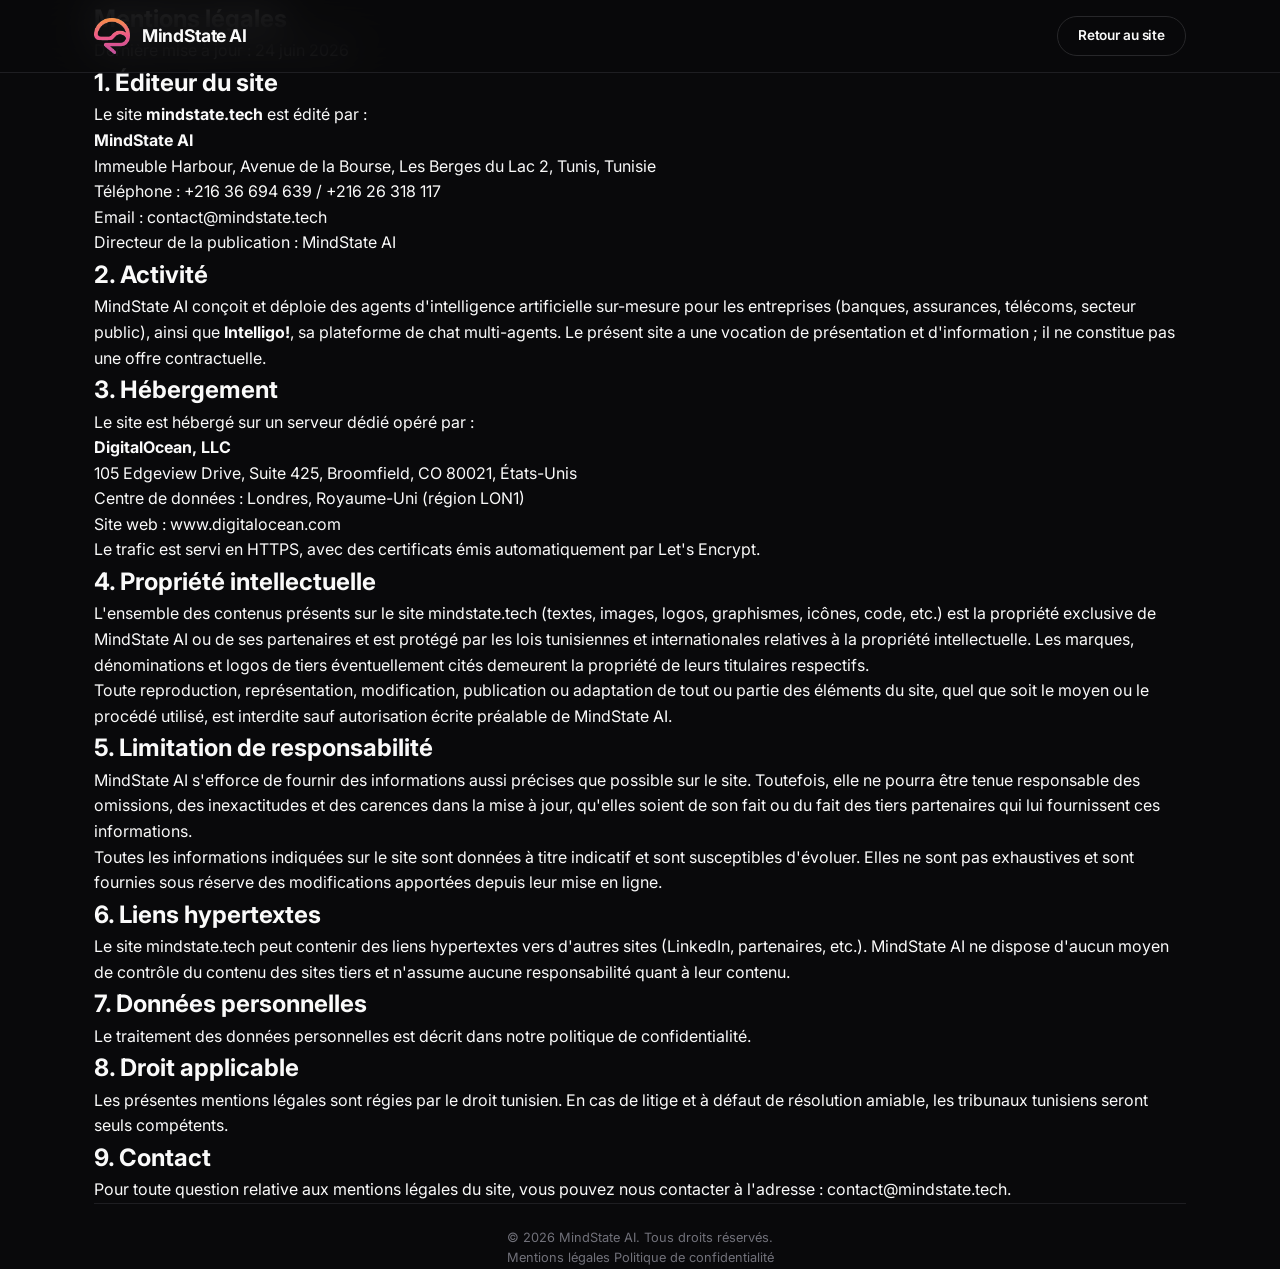
<file: mentions-legales.html>
<!doctype html>
<html lang="fr" dir="ltr">
  <head>
    <meta charset="UTF-8" />
    <meta name="viewport" content="width=device-width, initial-scale=1.0" />
    <title>Mentions légales — MindState AI</title>
    <meta name="description" content="Mentions légales du site mindstate.tech — MindState AI" />
    <link rel="preconnect" href="https://fonts.googleapis.com" />
    <link rel="preconnect" href="https://fonts.gstatic.com" crossorigin />
    <link href="https://fonts.googleapis.com/css2?family=Inter:wght@400;500;600;700;800&display=swap" rel="stylesheet" />
    <link rel="stylesheet" href="style.css" />
    <link rel="icon" type="image/svg+xml" href="icon-2.svg" />
  </head>

  <body>
    <header class="nav">
      <div class="container">
        <div class="nav-inner">
          <a class="brand" href="index.html">
            <img src="logo.png" alt="MindState AI" />
            <span class="brand-name">MindState AI</span>
          </a>
          <div class="nav-cta">
            <a href="index.html" class="btn btn-ghost btn-sm">Retour au site</a>
          </div>
        </div>
      </div>
    </header>

    <main>
      <section class="legal-page">
        <div class="container">
          <div class="legal-content">
            <h1>Mentions légales</h1>
            <p class="legal-updated">Dernière mise à jour : 24 juin 2026</p>

            <h2>1. Éditeur du site</h2>
            <p>
              Le site <strong>mindstate.tech</strong> est édité par :<br />
              <strong>MindState AI</strong><br />
              Immeuble Harbour, Avenue de la Bourse, Les Berges du Lac 2, Tunis, Tunisie<br />
              Téléphone : +216 36 694 639 / +216 26 318 117<br />
              Email : <a href="mailto:contact@mindstate.tech">contact@mindstate.tech</a><br />
              Directeur de la publication : MindState AI
            </p>

            <h2>2. Activité</h2>
            <p>
              MindState AI conçoit et déploie des agents d'intelligence artificielle
              sur-mesure pour les entreprises (banques, assurances, télécoms, secteur public),
              ainsi que <strong>Intelligo!</strong>, sa plateforme de chat multi-agents.
              Le présent site a une vocation de présentation et d'information ; il ne
              constitue pas une offre contractuelle.
            </p>

            <h2>3. Hébergement</h2>
            <p>
              Le site est hébergé sur un serveur dédié opéré par :<br />
              <strong>DigitalOcean, LLC</strong><br />
              105 Edgeview Drive, Suite 425, Broomfield, CO 80021, États-Unis<br />
              Centre de données : Londres, Royaume-Uni (région LON1)<br />
              Site web : <a href="https://www.digitalocean.com" target="_blank" rel="noopener">www.digitalocean.com</a>
            </p>
            <p>
              Le trafic est servi en HTTPS, avec des certificats émis automatiquement
              par Let's Encrypt.
            </p>

            <h2>4. Propriété intellectuelle</h2>
            <p>
              L'ensemble des contenus présents sur le site mindstate.tech (textes, images,
              logos, graphismes, icônes, code, etc.) est la propriété exclusive de
              MindState AI ou de ses partenaires et est protégé par les lois tunisiennes
              et internationales relatives à la propriété intellectuelle. Les marques,
              dénominations et logos de tiers éventuellement cités demeurent la propriété
              de leurs titulaires respectifs.
            </p>
            <p>
              Toute reproduction, représentation, modification, publication ou adaptation
              de tout ou partie des éléments du site, quel que soit le moyen ou le procédé
              utilisé, est interdite sauf autorisation écrite préalable de MindState AI.
            </p>

            <h2>5. Limitation de responsabilité</h2>
            <p>
              MindState AI s'efforce de fournir des informations aussi précises que possible
              sur le site. Toutefois, elle ne pourra être tenue responsable des omissions,
              des inexactitudes et des carences dans la mise à jour, qu'elles soient de son
              fait ou du fait des tiers partenaires qui lui fournissent ces informations.
            </p>
            <p>
              Toutes les informations indiquées sur le site sont données à titre indicatif
              et sont susceptibles d'évoluer. Elles ne sont pas exhaustives et sont fournies
              sous réserve des modifications apportées depuis leur mise en ligne.
            </p>

            <h2>6. Liens hypertextes</h2>
            <p>
              Le site mindstate.tech peut contenir des liens hypertextes vers d'autres sites
              (LinkedIn, partenaires, etc.). MindState AI ne dispose d'aucun moyen de contrôle
              du contenu des sites tiers et n'assume aucune responsabilité quant à leur contenu.
            </p>

            <h2>7. Données personnelles</h2>
            <p>
              Le traitement des données personnelles est décrit dans notre
              <a href="politique-confidentialite.html">politique de confidentialité</a>.
            </p>

            <h2>8. Droit applicable</h2>
            <p>
              Les présentes mentions légales sont régies par le droit tunisien. En cas de
              litige et à défaut de résolution amiable, les tribunaux tunisiens seront seuls
              compétents.
            </p>

            <h2>9. Contact</h2>
            <p>
              Pour toute question relative aux mentions légales du site, vous pouvez nous
              contacter à l'adresse : <a href="mailto:contact@mindstate.tech">contact@mindstate.tech</a>.
            </p>
          </div>
        </div>
      </section>
    </main>

    <footer>
      <div class="container">
        <div class="footer-bottom">
          <span>&copy; 2026 MindState AI. Tous droits réservés.</span>
          <div class="footer-bottom-links">
            <a href="mentions-legales.html">Mentions légales</a>
            <a href="politique-confidentialite.html">Politique de confidentialité</a>
          </div>
        </div>
      </div>
    </footer>
  </body>
</html>
</file>
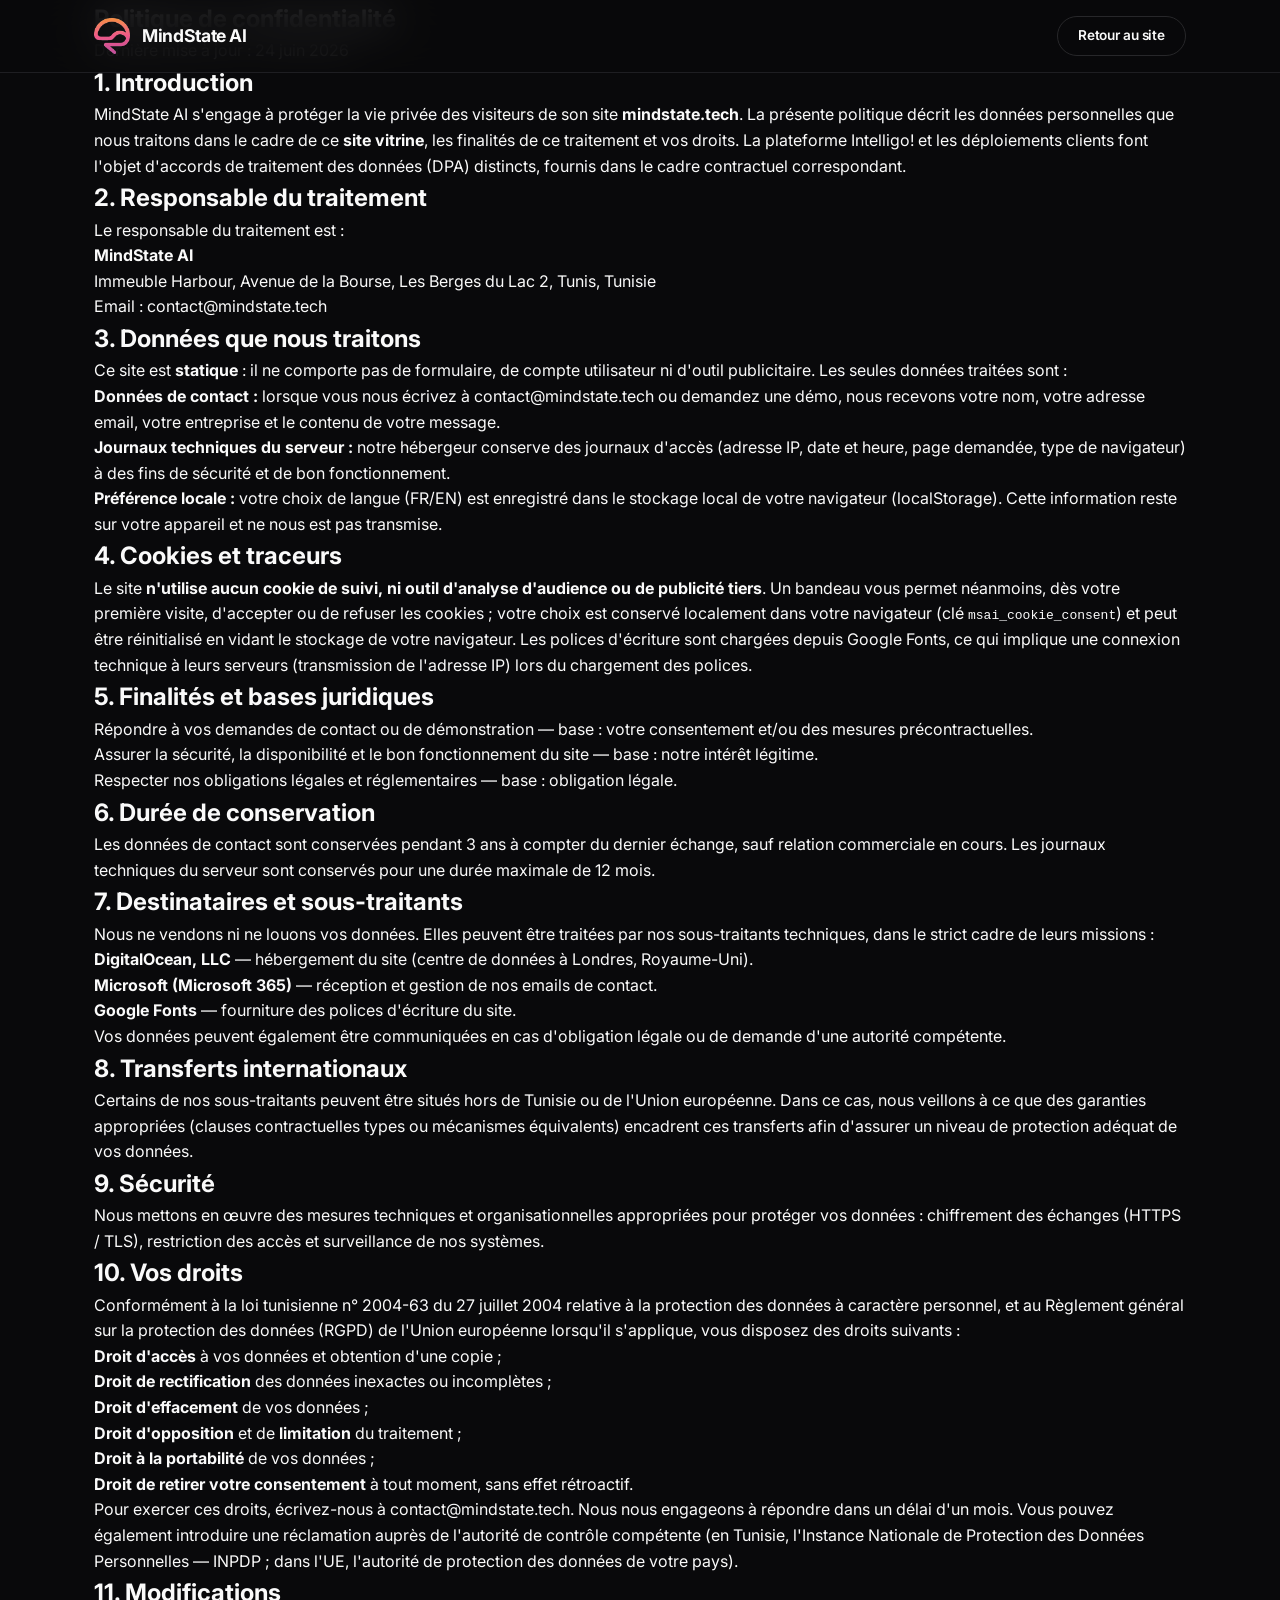
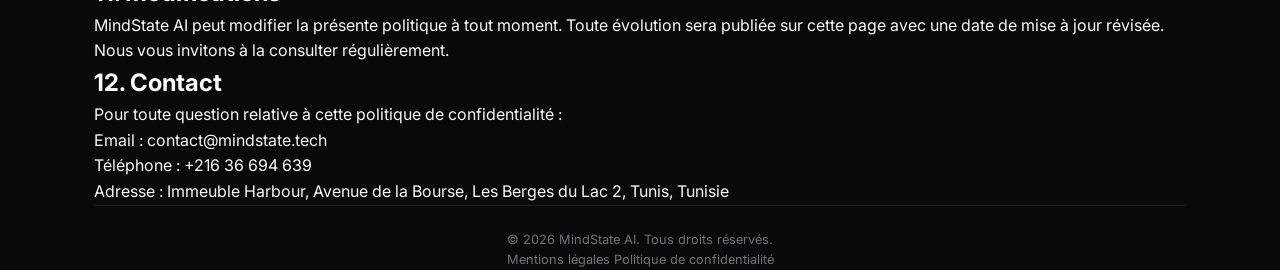
<file: politique-confidentialite.html>
<!doctype html>
<html lang="fr" dir="ltr">
  <head>
    <meta charset="UTF-8" />
    <meta name="viewport" content="width=device-width, initial-scale=1.0" />
    <title>Politique de confidentialité — MindState AI</title>
    <meta name="description" content="Politique de confidentialité du site mindstate.tech — MindState AI" />
    <link rel="preconnect" href="https://fonts.googleapis.com" />
    <link rel="preconnect" href="https://fonts.gstatic.com" crossorigin />
    <link href="https://fonts.googleapis.com/css2?family=Inter:wght@400;500;600;700;800&display=swap" rel="stylesheet" />
    <link rel="stylesheet" href="style.css" />
    <link rel="icon" type="image/svg+xml" href="icon-2.svg" />
  </head>

  <body>
    <header class="nav">
      <div class="container">
        <div class="nav-inner">
          <a class="brand" href="index.html">
            <img src="logo.png" alt="MindState AI" />
            <span class="brand-name">MindState AI</span>
          </a>
          <div class="nav-cta">
            <a href="index.html" class="btn btn-ghost btn-sm">Retour au site</a>
          </div>
        </div>
      </div>
    </header>

    <main>
      <section class="legal-page">
        <div class="container">
          <div class="legal-content">
            <h1>Politique de confidentialité</h1>
            <p class="legal-updated">Dernière mise à jour : 24 juin 2026</p>

            <h2>1. Introduction</h2>
            <p>
              MindState AI s'engage à protéger la vie privée des visiteurs de son site
              <strong>mindstate.tech</strong>. La présente politique décrit les données
              personnelles que nous traitons dans le cadre de ce <strong>site vitrine</strong>,
              les finalités de ce traitement et vos droits. La plateforme Intelligo! et les
              déploiements clients font l'objet d'accords de traitement des données (DPA)
              distincts, fournis dans le cadre contractuel correspondant.
            </p>

            <h2>2. Responsable du traitement</h2>
            <p>
              Le responsable du traitement est :<br />
              <strong>MindState AI</strong><br />
              Immeuble Harbour, Avenue de la Bourse, Les Berges du Lac 2, Tunis, Tunisie<br />
              Email : <a href="mailto:contact@mindstate.tech">contact@mindstate.tech</a>
            </p>

            <h2>3. Données que nous traitons</h2>
            <p>
              Ce site est <strong>statique</strong> : il ne comporte pas de formulaire,
              de compte utilisateur ni d'outil publicitaire. Les seules données traitées sont :
            </p>
            <ul>
              <li><strong>Données de contact :</strong> lorsque vous nous écrivez à <a href="mailto:contact@mindstate.tech">contact@mindstate.tech</a> ou demandez une démo, nous recevons votre nom, votre adresse email, votre entreprise et le contenu de votre message.</li>
              <li><strong>Journaux techniques du serveur :</strong> notre hébergeur conserve des journaux d'accès (adresse IP, date et heure, page demandée, type de navigateur) à des fins de sécurité et de bon fonctionnement.</li>
              <li><strong>Préférence locale :</strong> votre choix de langue (FR/EN) est enregistré dans le stockage local de votre navigateur (localStorage). Cette information reste sur votre appareil et ne nous est pas transmise.</li>
            </ul>

            <h2>4. Cookies et traceurs</h2>
            <p>
              Le site <strong>n'utilise aucun cookie de suivi, ni outil d'analyse d'audience
              ou de publicité tiers</strong>. Un bandeau vous permet néanmoins, dès votre première
              visite, d'accepter ou de refuser les cookies ; votre choix est conservé localement
              dans votre navigateur (clé <code>msai_cookie_consent</code>) et peut être réinitialisé
              en vidant le stockage de votre navigateur. Les polices d'écriture sont chargées depuis
              Google Fonts, ce qui implique une connexion technique à leurs serveurs (transmission
              de l'adresse IP) lors du chargement des polices.
            </p>

            <h2>5. Finalités et bases juridiques</h2>
            <ul>
              <li>Répondre à vos demandes de contact ou de démonstration — base : votre consentement et/ou des mesures précontractuelles.</li>
              <li>Assurer la sécurité, la disponibilité et le bon fonctionnement du site — base : notre intérêt légitime.</li>
              <li>Respecter nos obligations légales et réglementaires — base : obligation légale.</li>
            </ul>

            <h2>6. Durée de conservation</h2>
            <p>
              Les données de contact sont conservées pendant 3 ans à compter du dernier
              échange, sauf relation commerciale en cours. Les journaux techniques du serveur
              sont conservés pour une durée maximale de 12 mois.
            </p>

            <h2>7. Destinataires et sous-traitants</h2>
            <p>
              Nous ne vendons ni ne louons vos données. Elles peuvent être traitées par nos
              sous-traitants techniques, dans le strict cadre de leurs missions :
            </p>
            <ul>
              <li><strong>DigitalOcean, LLC</strong> — hébergement du site (centre de données à Londres, Royaume-Uni).</li>
              <li><strong>Microsoft (Microsoft 365)</strong> — réception et gestion de nos emails de contact.</li>
              <li><strong>Google Fonts</strong> — fourniture des polices d'écriture du site.</li>
            </ul>
            <p>
              Vos données peuvent également être communiquées en cas d'obligation légale
              ou de demande d'une autorité compétente.
            </p>

            <h2>8. Transferts internationaux</h2>
            <p>
              Certains de nos sous-traitants peuvent être situés hors de Tunisie ou de l'Union
              européenne. Dans ce cas, nous veillons à ce que des garanties appropriées
              (clauses contractuelles types ou mécanismes équivalents) encadrent ces transferts
              afin d'assurer un niveau de protection adéquat de vos données.
            </p>

            <h2>9. Sécurité</h2>
            <p>
              Nous mettons en œuvre des mesures techniques et organisationnelles appropriées
              pour protéger vos données : chiffrement des échanges (HTTPS / TLS), restriction
              des accès et surveillance de nos systèmes.
            </p>

            <h2>10. Vos droits</h2>
            <p>
              Conformément à la loi tunisienne n° 2004-63 du 27 juillet 2004 relative à la
              protection des données à caractère personnel, et au Règlement général sur la
              protection des données (RGPD) de l'Union européenne lorsqu'il s'applique, vous
              disposez des droits suivants :
            </p>
            <ul>
              <li><strong>Droit d'accès</strong> à vos données et obtention d'une copie ;</li>
              <li><strong>Droit de rectification</strong> des données inexactes ou incomplètes ;</li>
              <li><strong>Droit d'effacement</strong> de vos données ;</li>
              <li><strong>Droit d'opposition</strong> et de <strong>limitation</strong> du traitement ;</li>
              <li><strong>Droit à la portabilité</strong> de vos données ;</li>
              <li><strong>Droit de retirer votre consentement</strong> à tout moment, sans effet rétroactif.</li>
            </ul>
            <p>
              Pour exercer ces droits, écrivez-nous à
              <a href="mailto:contact@mindstate.tech">contact@mindstate.tech</a>. Nous nous
              engageons à répondre dans un délai d'un mois. Vous pouvez également introduire
              une réclamation auprès de l'autorité de contrôle compétente (en Tunisie,
              l'Instance Nationale de Protection des Données Personnelles — INPDP ; dans l'UE,
              l'autorité de protection des données de votre pays).
            </p>

            <h2>11. Modifications</h2>
            <p>
              MindState AI peut modifier la présente politique à tout moment. Toute évolution
              sera publiée sur cette page avec une date de mise à jour révisée. Nous vous
              invitons à la consulter régulièrement.
            </p>

            <h2>12. Contact</h2>
            <p>
              Pour toute question relative à cette politique de confidentialité :<br />
              Email : <a href="mailto:contact@mindstate.tech">contact@mindstate.tech</a><br />
              Téléphone : +216 36 694 639<br />
              Adresse : Immeuble Harbour, Avenue de la Bourse, Les Berges du Lac 2, Tunis, Tunisie
            </p>
          </div>
        </div>
      </section>
    </main>

    <footer>
      <div class="container">
        <div class="footer-bottom">
          <span>&copy; 2026 MindState AI. Tous droits réservés.</span>
          <div class="footer-bottom-links">
            <a href="mentions-legales.html">Mentions légales</a>
            <a href="politique-confidentialite.html">Politique de confidentialité</a>
          </div>
        </div>
      </div>
    </footer>
  </body>
</html>
</file>
<file: style.css>
/* ===== RESET & TOKENS ===== */
:root {
  --bg: #09090b;
  --bg-elevated: #111113;
  --bg-surface: #18181b;
  --bg-subtle: #1e1e22;
  --border: #27272a;
  --border-subtle: #1e1e22;
  --text: #fafafa;
  --text-secondary: #a1a1aa;
  --text-muted: #71717a;
  --accent: #3b82f6;
  --accent-hover: #2563eb;
  --accent-dim: rgba(59, 130, 246, 0.1);
  --accent-glow: rgba(59, 130, 246, 0.15);
  --green: #22c55e;
  --green-dim: rgba(34, 197, 94, 0.12);
  --purple: #a855f7;
  --purple-dim: rgba(168, 85, 247, 0.1);
  --max-w: 1140px;
  --font: "Inter", system-ui, -apple-system, sans-serif;
  --radius: 12px;
  --radius-lg: 16px;
  --radius-xl: 24px;
  --transition: 0.2s ease;
}

[data-theme="light"] {
  --bg: #ffffff;
  --bg-elevated: #f9fafb;
  --bg-surface: #f3f4f6;
  --bg-subtle: #e5e7eb;
  --border: #e5e7eb;
  --border-subtle: #f3f4f6;
  --text: #111827;
  --text-secondary: #4b5563;
  --text-muted: #9ca3af;
  --accent: #2563eb;
  --accent-hover: #1d4ed8;
  --accent-dim: rgba(37, 99, 235, 0.08);
  --accent-glow: rgba(37, 99, 235, 0.1);
  --green-dim: rgba(34, 197, 94, 0.08);
  --purple-dim: rgba(168, 85, 247, 0.06);
}

*, *::before, *::after { margin: 0; padding: 0; box-sizing: border-box; }
html { scroll-behavior: smooth; -webkit-text-size-adjust: 100%; }
body {
  font-family: var(--font);
  background: var(--bg);
  color: var(--text);
  line-height: 1.6;
  -webkit-font-smoothing: antialiased;
  -moz-osx-font-smoothing: grayscale;
  overflow-x: hidden;
}
a { color: inherit; text-decoration: none; }
ul { list-style: none; }
img { max-width: 100%; display: block; }
button { cursor: pointer; border: none; background: none; font: inherit; color: inherit; }

.container { max-width: var(--max-w); margin: 0 auto; padding: 0 24px; }

/* ===== BUTTONS ===== */
.btn {
  display: inline-flex;
  align-items: center;
  gap: 8px;
  font-weight: 600;
  border-radius: 50px;
  transition: all var(--transition);
  white-space: nowrap;
  letter-spacing: -0.01em;
}
.btn-primary {
  background: var(--accent);
  color: #fff;
  box-shadow: 0 0 0 0 var(--accent-glow);
}
.btn-primary:hover {
  background: var(--accent-hover);
  box-shadow: 0 0 30px 4px var(--accent-glow);
  transform: translateY(-1px);
}
.btn-ghost {
  border: 1px solid var(--border);
  color: var(--text);
  background: transparent;
}
.btn-ghost:hover { border-color: var(--text-muted); background: var(--bg-surface); }
.btn-sm { padding: 8px 20px; font-size: 0.85rem; }
.btn-lg { padding: 14px 32px; font-size: 1rem; }
.btn-glow {
  background: linear-gradient(135deg, #a855f7, #3b82f6);
  color: #fff;
  box-shadow: 0 0 20px rgba(168, 85, 247, 0.25);
  border: none;
}
.btn-glow:hover {
  background: linear-gradient(135deg, #9333ea, #2563eb);
  box-shadow: 0 0 35px rgba(168, 85, 247, 0.4);
  transform: translateY(-1px);
}
[data-theme="light"] .btn-glow {
  box-shadow: 0 0 20px rgba(168, 85, 247, 0.15);
}
[data-theme="light"] .btn-glow:hover {
  box-shadow: 0 0 35px rgba(168, 85, 247, 0.25);
}

/* ===== NAV ===== */
.nav {
  position: fixed;
  top: 0;
  left: 0;
  right: 0;
  z-index: 1000;
  background: rgba(9, 9, 11, 0.8);
  backdrop-filter: blur(20px);
  -webkit-backdrop-filter: blur(20px);
  border-bottom: 1px solid var(--border-subtle);
  transition: all 0.3s ease;
}
[data-theme="light"] .nav { background: rgba(255, 255, 255, 0.85); }
.nav.scrolled { box-shadow: 0 4px 30px rgba(0,0,0,0.15); }
.nav-inner {
  display: flex;
  align-items: center;
  justify-content: space-between;
  height: 72px;
}
.nav.scrolled .nav-inner { height: 60px; }

.brand {
  display: flex;
  align-items: center;
  gap: 12px;
}
.brand img { height: 36px; width: auto; }
.brand-text { display: flex; flex-direction: column; }
.brand-name { font-weight: 700; font-size: 1.1rem; letter-spacing: -0.02em; }
.brand-slogan { font-size: 0.7rem; color: var(--text-muted); letter-spacing: 0.02em; }

.nav-links { display: flex; gap: 32px; }
.nav-links a {
  font-size: 0.9rem;
  font-weight: 500;
  color: var(--text-secondary);
  position: relative;
  transition: color var(--transition);
}
.nav-links a:hover { color: var(--text); }
.nav-links a::after {
  content: '';
  position: absolute;
  bottom: -4px;
  left: 0;
  width: 0;
  height: 2px;
  background: var(--accent);
  border-radius: 2px;
  transition: width 0.3s ease;
}
.nav-links a:hover::after { width: 100%; }

.nav-cta { display: flex; align-items: center; gap: 12px; }
.burger { display: none; width: 40px; height: 40px; position: relative; }
.burger span,
.burger span::before,
.burger span::after {
  position: absolute;
  width: 20px;
  height: 2px;
  background: var(--text);
  border-radius: 2px;
  transition: all 0.3s ease;
  left: 50%;
  transform: translateX(-50%);
}
.burger span { top: 50%; }
.burger span::before { content: ''; top: -6px; }
.burger span::after { content: ''; top: 6px; }
.burger[aria-expanded="true"] span { background: transparent; }
.burger[aria-expanded="true"] span::before { top: 0; transform: translateX(-50%) rotate(45deg); }
.burger[aria-expanded="true"] span::after { top: 0; transform: translateX(-50%) rotate(-45deg); }

/* Theme toggle */
.theme-toggle {
  width: 36px;
  height: 36px;
  display: flex;
  align-items: center;
  justify-content: center;
  border-radius: 50%;
  transition: background var(--transition);
}
.theme-toggle:hover { background: var(--bg-surface); }
.icon-sun { display: none; }
[data-theme="light"] .icon-sun { display: block; }
[data-theme="light"] .icon-moon { display: none; }

/* Mobile menu */
.mobile-menu {
  display: none;
  position: fixed;
  top: 72px;
  left: 0;
  right: 0;
  bottom: 0;
  background: rgba(9, 9, 11, 0.98);
  padding: 32px 24px;
  flex-direction: column;
  gap: 32px;
  z-index: 999;
}
[data-theme="light"] .mobile-menu { background: rgba(255, 255, 255, 0.98); }
.mobile-menu.open { display: flex; }
.mobile-menu .nav-links { flex-direction: column; gap: 24px; }
.mobile-menu .nav-links a { font-size: 1.4rem; font-weight: 600; }
.mobile-cta { display: flex; flex-direction: column; gap: 12px; }

/* ===== HERO ===== */
.hero {
  position: relative;
  min-height: 100vh;
  display: flex;
  align-items: center;
  padding-top: 72px;
  overflow: hidden;
}
.hero-grid {
  position: absolute;
  inset: 0;
  display: grid;
  grid-template-columns: repeat(auto-fill, 60px);
  grid-auto-rows: 60px;
  opacity: 0.15;
  pointer-events: none;
}
.grid-cell {
  border: 1px solid var(--border-subtle);
  transition: background 0.6s ease;
}
.grid-cell.flash {
  background: var(--accent);
  box-shadow: 0 0 20px var(--accent-glow);
}
[data-theme="light"] .grid-cell.flash {
  background: var(--accent);
  opacity: 0.3;
}
.hero-content {
  position: relative;
  z-index: 2;
  max-width: 800px;
  padding: 80px 0;
}
.badge {
  display: inline-flex;
  align-items: center;
  gap: 8px;
  padding: 6px 16px;
  border-radius: 50px;
  background: var(--accent-dim);
  border: 1px solid var(--border);
  font-size: 0.8rem;
  font-weight: 500;
  color: var(--text-secondary);
  margin-bottom: 24px;
}
.badge-dot {
  width: 8px;
  height: 8px;
  border-radius: 50%;
  background: var(--green);
  animation: pulse 2s infinite;
}
@keyframes pulse {
  0%, 100% { opacity: 1; box-shadow: 0 0 0 0 rgba(34, 197, 94, 0.5); }
  50% { opacity: 0.7; box-shadow: 0 0 0 8px rgba(34, 197, 94, 0); }
}
.hero h1 {
  font-size: clamp(2.5rem, 6vw, 4.2rem);
  font-weight: 800;
  line-height: 1.1;
  letter-spacing: -0.03em;
  min-height: 2.2em;
  background: linear-gradient(135deg, var(--text) 0%, var(--accent) 100%);
  -webkit-background-clip: text;
  -webkit-text-fill-color: transparent;
  background-clip: text;
}
.typewriter-cursor {
  -webkit-text-fill-color: var(--accent);
  animation: blink 1s infinite;
}
@keyframes blink { 0%, 100% { opacity: 1; } 50% { opacity: 0; } }
.hero-sub {
  font-size: 1.2rem;
  color: var(--text-secondary);
  margin-top: 20px;
  max-width: 600px;
  line-height: 1.7;
}
.hero-actions {
  display: flex;
  gap: 16px;
  margin-top: 40px;
  flex-wrap: wrap;
}

/* ===== STATS ===== */
.stats {
  padding: 60px 0;
  border-bottom: 1px solid var(--border-subtle);
}
.stats-grid {
  display: grid;
  grid-template-columns: repeat(4, 1fr);
  gap: 32px;
  text-align: center;
}
.stat-item { padding: 24px; }
.stat-number {
  font-size: 3rem;
  font-weight: 800;
  letter-spacing: -0.03em;
  color: var(--accent);
}
.stat-suffix {
  font-size: 2rem;
  font-weight: 700;
  color: var(--accent);
}
.stat-label {
  display: block;
  margin-top: 8px;
  font-size: 0.9rem;
  color: var(--text-muted);
  font-weight: 500;
}

/* ===== SECTION COMMON ===== */
.section-header {
  text-align: center;
  max-width: 640px;
  margin: 0 auto 60px;
}
.section-tag {
  display: inline-block;
  padding: 4px 14px;
  border-radius: 50px;
  background: var(--accent-dim);
  font-size: 0.8rem;
  font-weight: 600;
  color: var(--accent);
  margin-bottom: 16px;
  letter-spacing: 0.02em;
}
.section-header h2 {
  font-size: clamp(1.8rem, 4vw, 2.8rem);
  font-weight: 800;
  letter-spacing: -0.03em;
  line-height: 1.15;
}
.section-header p {
  color: var(--text-secondary);
  margin-top: 16px;
  font-size: 1.05rem;
  line-height: 1.7;
}

/* ===== SERVICES ===== */
.services { padding: 100px 0; }
.services-grid {
  display: grid;
  grid-template-columns: repeat(3, 1fr);
  gap: 24px;
}
.service-card {
  background: var(--bg-elevated);
  border: 1px solid var(--border);
  border-radius: var(--radius-lg);
  padding: 32px 28px;
  transition: all 0.3s ease;
  position: relative;
  overflow: hidden;
}
.service-card::before {
  content: '';
  position: absolute;
  top: 0;
  left: 0;
  right: 0;
  height: 3px;
  background: linear-gradient(90deg, var(--accent), var(--purple));
  opacity: 0;
  transition: opacity 0.3s ease;
}
.service-card:hover::before { opacity: 1; }
.service-card:hover {
  border-color: var(--accent);
  transform: translateY(-4px);
  box-shadow: 0 20px 40px rgba(0, 0, 0, 0.15);
}
[data-theme="light"] .service-card { background: #fff; }
[data-theme="light"] .service-card:hover { box-shadow: 0 20px 40px rgba(0, 0, 0, 0.08); }

.service-icon {
  width: 52px;
  height: 52px;
  display: flex;
  align-items: center;
  justify-content: center;
  border-radius: var(--radius);
  background: var(--accent-dim);
  color: var(--accent);
  margin-bottom: 20px;
}
.service-card h3 {
  font-size: 1.15rem;
  font-weight: 700;
  margin-bottom: 12px;
  letter-spacing: -0.01em;
}
.service-desc {
  font-size: 0.88rem;
  color: var(--text-secondary);
  line-height: 1.65;
}
.icon-secure {
  background: var(--green-dim);
  color: var(--green);
}
.service-list {
  display: flex;
  flex-direction: column;
  gap: 10px;
}
.service-list li {
  font-size: 0.88rem;
  color: var(--text-secondary);
  padding-left: 16px;
  position: relative;
  line-height: 1.5;
}
.service-list li::before {
  content: '';
  position: absolute;
  left: 0;
  top: 8px;
  width: 6px;
  height: 6px;
  border-radius: 50%;
  background: var(--accent);
  opacity: 0.6;
}

/* ===== VALUES ===== */
.values {
  padding: 100px 0;
  background: var(--bg-elevated);
}
[data-theme="light"] .values { background: var(--bg-surface); }
.values-grid {
  display: grid;
  grid-template-columns: repeat(5, 1fr);
  gap: 20px;
}
.value-card {
  padding: 28px 24px;
  border-radius: var(--radius-lg);
  background: var(--bg-surface);
  border: 1px solid var(--border-subtle);
  transition: all 0.3s ease;
}
[data-theme="light"] .value-card { background: #fff; border-color: var(--border); }
.value-card:hover {
  border-color: var(--accent);
  transform: translateY(-2px);
}
.value-number {
  font-size: 2rem;
  font-weight: 800;
  color: var(--accent);
  opacity: 0.3;
  margin-bottom: 12px;
}
.value-card h4 {
  font-size: 1rem;
  font-weight: 700;
  margin-bottom: 8px;
}
.value-card p {
  font-size: 0.85rem;
  color: var(--text-secondary);
  line-height: 1.6;
}

/* ===== SECTORS ===== */
.sectors { padding: 100px 0; }
.sectors-grid {
  display: flex;
  flex-wrap: wrap;
  gap: 12px;
  justify-content: center;
  max-width: 800px;
  margin: 0 auto;
}
.sector-chip {
  display: inline-flex;
  align-items: center;
  gap: 10px;
  padding: 14px 24px;
  border-radius: 50px;
  background: var(--bg-elevated);
  border: 1px solid var(--border);
  font-size: 0.9rem;
  font-weight: 500;
  color: var(--text-secondary);
  transition: all 0.3s ease;
}
[data-theme="light"] .sector-chip { background: #fff; }
.sector-chip:hover {
  border-color: var(--accent);
  color: var(--text);
  transform: translateY(-2px);
  box-shadow: 0 8px 24px rgba(0, 0, 0, 0.08);
}
.sector-chip svg { color: var(--accent); }

/* ===== SOVEREIGNTY ===== */
.sovereignty {
  padding: 120px 0;
  position: relative;
  overflow: hidden;
}
.sovereignty::before {
  content: '';
  position: absolute;
  top: 50%;
  left: -200px;
  width: 500px;
  height: 500px;
  background: radial-gradient(circle, var(--accent-glow) 0%, transparent 70%);
  transform: translateY(-50%);
  pointer-events: none;
  opacity: 0.5;
}
.sov-layout {
  display: grid;
  grid-template-columns: 380px 1fr;
  gap: 80px;
  align-items: center;
}
.sov-visual {
  position: relative;
  display: flex;
  align-items: center;
  justify-content: center;
  min-height: 380px;
}
.sov-shield {
  position: relative;
  display: flex;
  align-items: center;
  justify-content: center;
}
.sov-shield-ring {
  position: absolute;
  width: 220px;
  height: 220px;
  border-radius: 50%;
  border: 1px solid var(--border);
  animation: sovRotate 20s linear infinite;
}
.sov-shield-ring::before {
  content: '';
  position: absolute;
  top: -4px;
  left: 50%;
  width: 8px;
  height: 8px;
  border-radius: 50%;
  background: var(--accent);
  box-shadow: 0 0 12px var(--accent);
}
.sov-shield-ring.ring-2 {
  width: 300px;
  height: 300px;
  border-style: dashed;
  opacity: 0.4;
  animation-direction: reverse;
  animation-duration: 30s;
}
.sov-shield-ring.ring-2::before { background: var(--green); box-shadow: 0 0 12px var(--green); }
@keyframes sovRotate { to { transform: rotate(360deg); } }

.sov-shield-core {
  width: 100px;
  height: 100px;
  border-radius: 50%;
  background: linear-gradient(135deg, var(--accent-dim), var(--green-dim));
  border: 2px solid var(--accent);
  display: flex;
  align-items: center;
  justify-content: center;
  color: var(--accent);
  box-shadow: 0 0 40px var(--accent-glow), inset 0 0 30px var(--accent-glow);
  animation: corePulse 3s ease-in-out infinite;
}
@keyframes corePulse {
  0%, 100% { box-shadow: 0 0 40px var(--accent-glow), inset 0 0 30px var(--accent-glow); }
  50% { box-shadow: 0 0 60px var(--accent-glow), inset 0 0 40px var(--accent-glow); }
}

.sov-floating-tags { position: absolute; inset: 0; }
.sov-tag {
  position: absolute;
  padding: 6px 14px;
  border-radius: 50px;
  font-size: 0.72rem;
  font-weight: 600;
  background: var(--bg-surface);
  border: 1px solid var(--border);
  color: var(--text-secondary);
  white-space: nowrap;
  animation: sovFloat 6s ease-in-out infinite;
}
[data-theme="light"] .sov-tag { background: #fff; }
.tag-1 { top: 10%; left: 0; animation-delay: 0s; }
.tag-2 { top: 5%; right: -10px; animation-delay: 1s; }
.tag-3 { bottom: 25%; left: -15px; animation-delay: 2s; border-color: var(--accent); color: var(--accent); }
.tag-4 { bottom: 10%; right: 0; animation-delay: 3s; }
.tag-5 { top: 45%; right: -30px; animation-delay: 4s; }
@keyframes sovFloat {
  0%, 100% { transform: translateY(0); }
  50% { transform: translateY(-10px); }
}

.sov-content .section-tag { margin-bottom: 16px; }
.sov-content h2 {
  font-size: clamp(1.6rem, 3.5vw, 2.4rem);
  font-weight: 800;
  letter-spacing: -0.03em;
  line-height: 1.2;
  margin-bottom: 16px;
}
.sov-intro {
  font-size: 1.02rem;
  color: var(--text-secondary);
  line-height: 1.7;
  margin-bottom: 36px;
  max-width: 560px;
}

.sov-features {
  display: flex;
  flex-direction: column;
  gap: 20px;
  margin-bottom: 36px;
}
.sov-feature {
  display: flex;
  gap: 16px;
  align-items: flex-start;
  padding: 20px 24px;
  border-radius: var(--radius);
  background: var(--bg-elevated);
  border: 1px solid var(--border-subtle);
  transition: all 0.3s ease;
}
[data-theme="light"] .sov-feature { background: var(--bg-surface); border-color: var(--border); }
.sov-feature:hover {
  border-color: var(--accent);
  transform: translateX(4px);
  box-shadow: -4px 0 0 0 var(--accent);
}
.sov-feature-icon {
  width: 44px;
  height: 44px;
  display: flex;
  align-items: center;
  justify-content: center;
  border-radius: 10px;
  background: var(--accent-dim);
  color: var(--accent);
  flex-shrink: 0;
}
.sov-feature h4 {
  font-size: 0.95rem;
  font-weight: 700;
  margin-bottom: 4px;
}
.sov-feature p {
  font-size: 0.84rem;
  color: var(--text-secondary);
  line-height: 1.6;
}
.sov-cta { margin-top: 8px; }

/* ===== TECHNOLOGIES ===== */
.technologies {
  padding: 100px 0;
  background: var(--bg-elevated);
}
[data-theme="light"] .technologies { background: var(--bg-surface); }
.tech-grid {
  display: grid;
  grid-template-columns: repeat(3, 1fr);
  gap: 24px;
}
.tech-category {
  background: var(--bg-surface);
  border: 1px solid var(--border-subtle);
  border-radius: var(--radius-lg);
  padding: 28px;
}
[data-theme="light"] .tech-category { background: #fff; border-color: var(--border); }
.tech-category h4 {
  font-size: 0.85rem;
  font-weight: 600;
  color: var(--text-muted);
  text-transform: uppercase;
  letter-spacing: 0.06em;
  margin-bottom: 18px;
}
.tech-items {
  display: flex;
  flex-wrap: wrap;
  gap: 10px;
}
.tech-item {
  display: inline-flex;
  align-items: center;
  gap: 8px;
  padding: 8px 16px;
  border-radius: 50px;
  background: var(--bg-elevated);
  border: 1px solid var(--border);
  font-size: 0.82rem;
  font-weight: 500;
  transition: all 0.2s ease;
}
[data-theme="light"] .tech-item { background: var(--bg-surface); }
.tech-item:hover {
  border-color: var(--accent);
  transform: translateY(-1px);
}
.tech-logo {
  width: 22px;
  height: 22px;
  object-fit: contain;
  flex-shrink: 0;
  border-radius: 3px;
}
/* Invert dark logos for dark mode visibility */
:root .tech-logo {
  filter: brightness(0) invert(1);
  opacity: 0.9;
  transition: filter 0.2s ease, opacity 0.2s ease;
}
:root .tech-logo:hover {
  filter: none;
  opacity: 1;
}
[data-theme="light"] .tech-logo {
  filter: none;
  opacity: 1;
}
[data-theme="light"] .tech-logo:hover {
  filter: none;
  opacity: 0.8;
}

/* ===== DIAGNOSTIC ===== */
.diagnostic { padding: 100px 0; }
.diagnostic-wrapper {
  background: var(--bg-elevated);
  border: 1px solid var(--border);
  border-radius: var(--radius-xl);
  padding: 60px;
  position: relative;
  overflow: hidden;
}
.diagnostic-wrapper::before {
  content: '';
  position: absolute;
  top: 0;
  left: 0;
  right: 0;
  height: 4px;
  background: linear-gradient(90deg, var(--accent), var(--purple), var(--green));
}
[data-theme="light"] .diagnostic-wrapper { background: #fff; }

.diagnostic-header { text-align: center; max-width: 600px; margin: 0 auto 40px; }
.diagnostic-badge {
  display: inline-flex;
  align-items: center;
  gap: 8px;
  padding: 6px 16px;
  border-radius: 50px;
  background: var(--purple-dim);
  color: var(--purple);
  font-size: 0.82rem;
  font-weight: 600;
  margin-bottom: 20px;
}
.diagnostic-header h2 {
  font-size: clamp(1.5rem, 3vw, 2.2rem);
  font-weight: 800;
  letter-spacing: -0.03em;
  line-height: 1.2;
}
.diagnostic-header p {
  color: var(--text-secondary);
  margin-top: 12px;
  font-size: 1rem;
}

/* Stepper */
.diagnostic-stepper { max-width: 400px; margin: 0 auto 40px; }
.stepper-progress {
  height: 3px;
  background: var(--border);
  border-radius: 3px;
  margin-bottom: 12px;
  overflow: hidden;
}
.stepper-bar {
  height: 100%;
  width: 0%;
  background: linear-gradient(90deg, var(--accent), var(--purple));
  border-radius: 3px;
  transition: width 0.5s ease;
}
.stepper-labels { display: flex; justify-content: space-between; }
.stepper-label {
  font-size: 0.75rem;
  font-weight: 600;
  color: var(--text-muted);
  transition: color 0.3s ease;
}
.stepper-label.active { color: var(--accent); }

/* Steps */
.diagnostic-step { display: none; }
.diagnostic-step.active { display: block; animation: fadeUp 0.4s ease; }
.diagnostic-step h3 {
  font-size: 1.3rem;
  font-weight: 700;
  text-align: center;
  margin-bottom: 8px;
}
.step-hint {
  text-align: center;
  color: var(--text-muted);
  font-size: 0.88rem;
  margin-bottom: 24px;
}
.diagnostic-options {
  display: grid;
  grid-template-columns: repeat(3, 1fr);
  gap: 12px;
  max-width: 700px;
  margin: 24px auto 0;
}
.diagnostic-options.multi { grid-template-columns: repeat(3, 1fr); }

.diag-option {
  display: flex;
  flex-direction: column;
  align-items: center;
  gap: 10px;
  padding: 24px 16px;
  border-radius: var(--radius);
  background: var(--bg-surface);
  border: 2px solid var(--border);
  font-size: 0.88rem;
  font-weight: 500;
  text-align: center;
  transition: all 0.2s ease;
  color: var(--text-secondary);
}
[data-theme="light"] .diag-option { background: var(--bg-surface); }
.diag-option:hover {
  border-color: var(--accent);
  color: var(--text);
  background: var(--accent-dim);
}
.diag-option.selected {
  border-color: var(--accent);
  background: var(--accent-dim);
  color: var(--text);
  box-shadow: 0 0 0 3px var(--accent-glow);
}
.diag-option svg { color: var(--accent); flex-shrink: 0; }
.diag-option div { display: flex; flex-direction: column; gap: 2px; }
.diag-option strong { font-size: 0.92rem; }
.diag-option small { font-size: 0.78rem; color: var(--text-muted); }

.diagnostic-nav {
  display: flex;
  justify-content: center;
  gap: 12px;
  margin-top: 32px;
}
.diag-next:disabled { opacity: 0.4; pointer-events: none; }

/* Result */
.result-loading {
  display: flex;
  flex-direction: column;
  align-items: center;
  gap: 16px;
  padding: 60px 0;
}
.loader {
  width: 40px;
  height: 40px;
  border: 3px solid var(--border);
  border-top-color: var(--accent);
  border-radius: 50%;
  animation: spin 0.8s linear infinite;
}
@keyframes spin { to { transform: rotate(360deg); } }
.result-loading p { color: var(--text-muted); font-size: 0.95rem; }

.result-content { animation: fadeUp 0.5s ease; }
.result-icon {
  display: flex;
  justify-content: center;
  color: var(--green);
  margin-bottom: 16px;
}
.result-content h3 {
  text-align: center;
  font-size: 1.4rem;
  font-weight: 700;
  margin-bottom: 32px;
}
.result-cards {
  display: flex;
  flex-direction: column;
  gap: 12px;
  max-width: 560px;
  margin: 0 auto;
}
.result-card {
  display: flex;
  align-items: flex-start;
  gap: 16px;
  padding: 20px 24px;
  background: var(--bg-surface);
  border: 1px solid var(--border);
  border-radius: var(--radius);
  animation: fadeUp 0.5s ease backwards;
}
[data-theme="light"] .result-card { background: var(--bg-surface); }
.result-card-num {
  width: 32px;
  height: 32px;
  display: flex;
  align-items: center;
  justify-content: center;
  border-radius: 50%;
  background: var(--accent);
  color: #fff;
  font-size: 0.82rem;
  font-weight: 700;
  flex-shrink: 0;
}
.result-card h4 {
  font-size: 0.95rem;
  font-weight: 700;
  margin-bottom: 4px;
}
.result-card p {
  font-size: 0.85rem;
  color: var(--text-secondary);
  line-height: 1.5;
}
.result-cta {
  text-align: center;
  margin-top: 40px;
}
.result-cta p {
  color: var(--text-muted);
  font-size: 0.95rem;
  margin-bottom: 16px;
}
.result-cta .diag-restart { margin-top: 12px; }

/* ===== INTELLIGO ===== */
.intelligo { padding: 100px 0; }
.agent-filters {
  display: flex;
  justify-content: center;
  gap: 8px;
  margin-bottom: 40px;
  flex-wrap: wrap;
}
.filter-btn {
  padding: 8px 20px;
  border-radius: 50px;
  font-size: 0.85rem;
  font-weight: 500;
  border: 1px solid var(--border);
  color: var(--text-secondary);
  transition: all var(--transition);
}
.filter-btn.active,
.filter-btn:hover {
  background: var(--accent);
  border-color: var(--accent);
  color: #fff;
}
.agents-grid {
  display: grid;
  grid-template-columns: repeat(4, 1fr);
  gap: 16px;
}
.agent-card {
  background: var(--bg-elevated);
  border: 1px solid var(--border);
  border-radius: var(--radius);
  padding: 24px;
  transition: all 0.3s ease;
}
[data-theme="light"] .agent-card { background: #fff; }
.agent-card:hover {
  border-color: var(--accent);
  transform: translateY(-3px);
  box-shadow: 0 12px 32px rgba(0, 0, 0, 0.1);
}
.agent-tag {
  display: inline-block;
  padding: 3px 10px;
  border-radius: 50px;
  font-size: 0.72rem;
  font-weight: 600;
  background: var(--accent-dim);
  color: var(--accent);
  margin-bottom: 12px;
}
.agent-card h4 {
  font-size: 1.05rem;
  font-weight: 700;
  margin-bottom: 8px;
}
.agent-card p {
  font-size: 0.85rem;
  color: var(--text-secondary);
  line-height: 1.5;
}
.intelligo-cta {
  text-align: center;
  margin-top: 40px;
}

/* ===== PRESENCE ===== */
.presence {
  padding: 100px 0;
  background: var(--bg-elevated);
}
[data-theme="light"] .presence { background: var(--bg-surface); }
.presence-grid {
  display: grid;
  grid-template-columns: repeat(4, 1fr);
  gap: 24px;
}
.presence-region {
  text-align: center;
  padding: 32px 20px;
  border-radius: var(--radius-lg);
  background: var(--bg-surface);
  border: 1px solid var(--border-subtle);
  transition: all 0.3s ease;
}
[data-theme="light"] .presence-region { background: #fff; border-color: var(--border); }
.presence-region:hover {
  transform: translateY(-3px);
  border-color: var(--accent);
}
.region-icon {
  width: 56px;
  height: 56px;
  display: flex;
  align-items: center;
  justify-content: center;
  border-radius: 50%;
  background: var(--accent-dim);
  color: var(--accent);
  margin: 0 auto 16px;
}
.presence-region h4 {
  font-size: 1.05rem;
  font-weight: 700;
  margin-bottom: 6px;
}
.presence-region p {
  font-size: 0.83rem;
  color: var(--text-secondary);
  line-height: 1.5;
}

/* ===== FINAL CTA ===== */
.final-cta { padding: 120px 0; }
.final-cta-content {
  text-align: center;
  max-width: 640px;
  margin: 0 auto;
}
.final-cta h2 {
  font-size: clamp(1.8rem, 4vw, 3rem);
  font-weight: 800;
  letter-spacing: -0.03em;
  line-height: 1.15;
  background: linear-gradient(135deg, var(--text) 0%, var(--accent) 50%, var(--purple) 100%);
  -webkit-background-clip: text;
  -webkit-text-fill-color: transparent;
  background-clip: text;
}
.final-cta p {
  color: var(--text-secondary);
  font-size: 1.1rem;
  margin-top: 16px;
}
.final-cta-actions {
  display: flex;
  justify-content: center;
  gap: 16px;
  margin-top: 32px;
  flex-wrap: wrap;
}

/* ===== CONTACT ===== */
.contact { padding: 80px 0; background: var(--bg-elevated); }
[data-theme="light"] .contact { background: var(--bg-surface); }
.contact-grid {
  display: grid;
  grid-template-columns: 1fr 1fr;
  gap: 48px;
  align-items: start;
}
.contact-info h3 {
  font-size: 1.5rem;
  font-weight: 700;
  margin-bottom: 24px;
}
.contact-item {
  display: flex;
  align-items: flex-start;
  gap: 12px;
  margin-bottom: 20px;
  font-size: 0.92rem;
  color: var(--text-secondary);
}
.contact-item svg { color: var(--accent); flex-shrink: 0; margin-top: 2px; }
.contact-item a { color: var(--text-secondary); transition: color var(--transition); }
.contact-item a:hover { color: var(--accent); }
.contact-social { margin-top: 24px; }
.contact-social a {
  display: inline-flex;
  align-items: center;
  justify-content: center;
  width: 42px;
  height: 42px;
  border-radius: 50%;
  background: var(--bg-surface);
  border: 1px solid var(--border);
  color: var(--text-muted);
  transition: all var(--transition);
}
.contact-social a:hover {
  color: var(--accent);
  border-color: var(--accent);
  transform: translateY(-2px);
}

/* ===== FOOTER ===== */
.footer {
  padding: 60px 0 24px;
  border-top: 1px solid var(--border-subtle);
}
.footer-inner {
  display: grid;
  grid-template-columns: 1fr 2fr;
  gap: 60px;
  padding-bottom: 40px;
}
.footer-brand img { height: 32px; margin-bottom: 16px; }
.footer-brand p {
  font-size: 0.85rem;
  color: var(--text-muted);
  line-height: 1.6;
}
.footer-links {
  display: grid;
  grid-template-columns: repeat(3, 1fr);
  gap: 32px;
}
.footer-col h5 {
  font-size: 0.82rem;
  font-weight: 600;
  color: var(--text-muted);
  text-transform: uppercase;
  letter-spacing: 0.06em;
  margin-bottom: 16px;
}
.footer-col a {
  display: block;
  font-size: 0.88rem;
  color: var(--text-secondary);
  margin-bottom: 10px;
  transition: color var(--transition);
}
.footer-col a:hover { color: var(--text); }
.footer-bottom {
  padding-top: 24px;
  border-top: 1px solid var(--border-subtle);
  text-align: center;
  font-size: 0.8rem;
  color: var(--text-muted);
}

/* ===== COOKIE ===== */
.cookie-banner {
  position: fixed;
  bottom: -200px;
  left: 24px;
  right: 24px;
  max-width: 480px;
  margin: 0 auto;
  padding: 20px 24px;
  background: var(--bg-surface);
  border: 1px solid var(--border);
  border-radius: var(--radius-lg);
  display: flex;
  align-items: center;
  justify-content: space-between;
  gap: 16px;
  z-index: 1001;
  transition: bottom 0.5s ease;
  backdrop-filter: blur(16px);
}
[data-theme="light"] .cookie-banner { background: rgba(255, 255, 255, 0.95); box-shadow: 0 8px 32px rgba(0,0,0,0.1); }
.cookie-banner.show { bottom: 24px; }
.cookie-banner p { font-size: 0.85rem; color: var(--text-secondary); }
.cookie-actions { display: flex; gap: 8px; flex-shrink: 0; }

/* ===== SECTION TRANSITIONS ===== */
/* Gradient divider line between sections */
.section-divider {
  height: 1px;
  border: none;
  background: linear-gradient(90deg, transparent 0%, var(--border) 20%, var(--accent) 50%, var(--border) 80%, transparent 100%);
  opacity: 0.5;
  margin: 0;
}

/* Glow fade from hero to stats */
.hero::after {
  content: '';
  position: absolute;
  bottom: -60px;
  left: 50%;
  transform: translateX(-50%);
  width: 70%;
  height: 120px;
  background: radial-gradient(ellipse at center, var(--accent-glow) 0%, transparent 70%);
  pointer-events: none;
  z-index: 1;
}

/* Top fade-in for sections with different backgrounds */
.values::before,
.technologies::before,
.presence::before,
.contact::before {
  content: '';
  position: absolute;
  top: 0;
  left: 0;
  right: 0;
  height: 80px;
  background: linear-gradient(to bottom, var(--bg), transparent);
  pointer-events: none;
  z-index: 1;
}
.values,
.technologies,
.presence,
.contact {
  position: relative;
}

/* Bottom fade-out for sections transitioning to different bg */
.stats::after,
.services::after,
.sectors::after,
.sovereignty::after,
.intelligo::after {
  content: '';
  position: absolute;
  bottom: 0;
  left: 0;
  right: 0;
  height: 80px;
  background: linear-gradient(to top, var(--bg-elevated), transparent);
  pointer-events: none;
  z-index: 1;
}
.stats,
.services,
.sectors,
.sovereignty,
.intelligo {
  position: relative;
}

/* Accent line pulse at top of key sections */
.services::before,
.diagnostic::before,
.sovereignty::before {
  content: '';
  position: absolute;
  top: 0;
  left: 50%;
  transform: translateX(-50%);
  width: 120px;
  height: 2px;
  background: linear-gradient(90deg, transparent, var(--accent), transparent);
  border-radius: 2px;
  z-index: 2;
}
.diagnostic {
  position: relative;
}

/* Smooth mesh gradient blobs between sections */
.final-cta::before {
  content: '';
  position: absolute;
  top: -100px;
  left: 50%;
  transform: translateX(-50%);
  width: 600px;
  height: 300px;
  background: radial-gradient(ellipse at center, var(--purple-dim) 0%, transparent 70%);
  pointer-events: none;
  opacity: 0.6;
}
.final-cta {
  position: relative;
}

/* ===== ANIMATIONS ===== */
@keyframes fadeUp {
  from { opacity: 0; transform: translateY(24px); }
  to { opacity: 1; transform: translateY(0); }
}
.reveal {
  opacity: 0;
  transform: translateY(24px);
  transition: all 0.6s cubic-bezier(0.16, 1, 0.3, 1);
}
.reveal.revealed {
  opacity: 1;
  transform: translateY(0);
}

/* ===== RESPONSIVE ===== */
@media (max-width: 1024px) {
  .services-grid { grid-template-columns: repeat(2, 1fr); }
  .values-grid { grid-template-columns: repeat(3, 1fr); }
  .agents-grid { grid-template-columns: repeat(2, 1fr); }
  .tech-grid { grid-template-columns: repeat(2, 1fr); }
  .presence-grid { grid-template-columns: repeat(2, 1fr); }
  .sov-layout { grid-template-columns: 1fr; gap: 48px; }
  .sov-visual { min-height: 300px; }
}

@media (max-width: 768px) {
  .nav-desktop { display: none; }
  .nav-cta .btn { display: none; }
  .burger { display: flex; align-items: center; justify-content: center; }

  .hero-content { padding: 40px 0; }
  .hero h1 { min-height: 3em; }
  .hero-actions { flex-direction: column; }
  .hero-actions .btn { width: 100%; justify-content: center; }

  .stats-grid { grid-template-columns: repeat(2, 1fr); gap: 16px; }
  .stat-number { font-size: 2.2rem; }

  .services-grid { grid-template-columns: 1fr; }
  .values-grid { grid-template-columns: 1fr; }

  .diagnostic-wrapper { padding: 32px 20px; }
  .diagnostic-options { grid-template-columns: repeat(2, 1fr); }
  .diagnostic-options.multi { grid-template-columns: repeat(2, 1fr); }

  .agents-grid { grid-template-columns: 1fr; }
  .tech-grid { grid-template-columns: 1fr; }
  .presence-grid { grid-template-columns: 1fr; }
  .contact-grid { grid-template-columns: 1fr; }
  .footer-inner { grid-template-columns: 1fr; gap: 32px; }
  .footer-links { grid-template-columns: repeat(3, 1fr); }

  .final-cta { padding: 80px 0; }
  .final-cta-actions { flex-direction: column; align-items: center; }
}

@media (max-width: 480px) {
  .diagnostic-options { grid-template-columns: 1fr; }
  .diagnostic-options.multi { grid-template-columns: 1fr; }
  .footer-links { grid-template-columns: 1fr; gap: 24px; }
  .stats-grid { grid-template-columns: 1fr; }
  .cookie-banner { flex-direction: column; text-align: center; left: 12px; right: 12px; }
}
</file>
